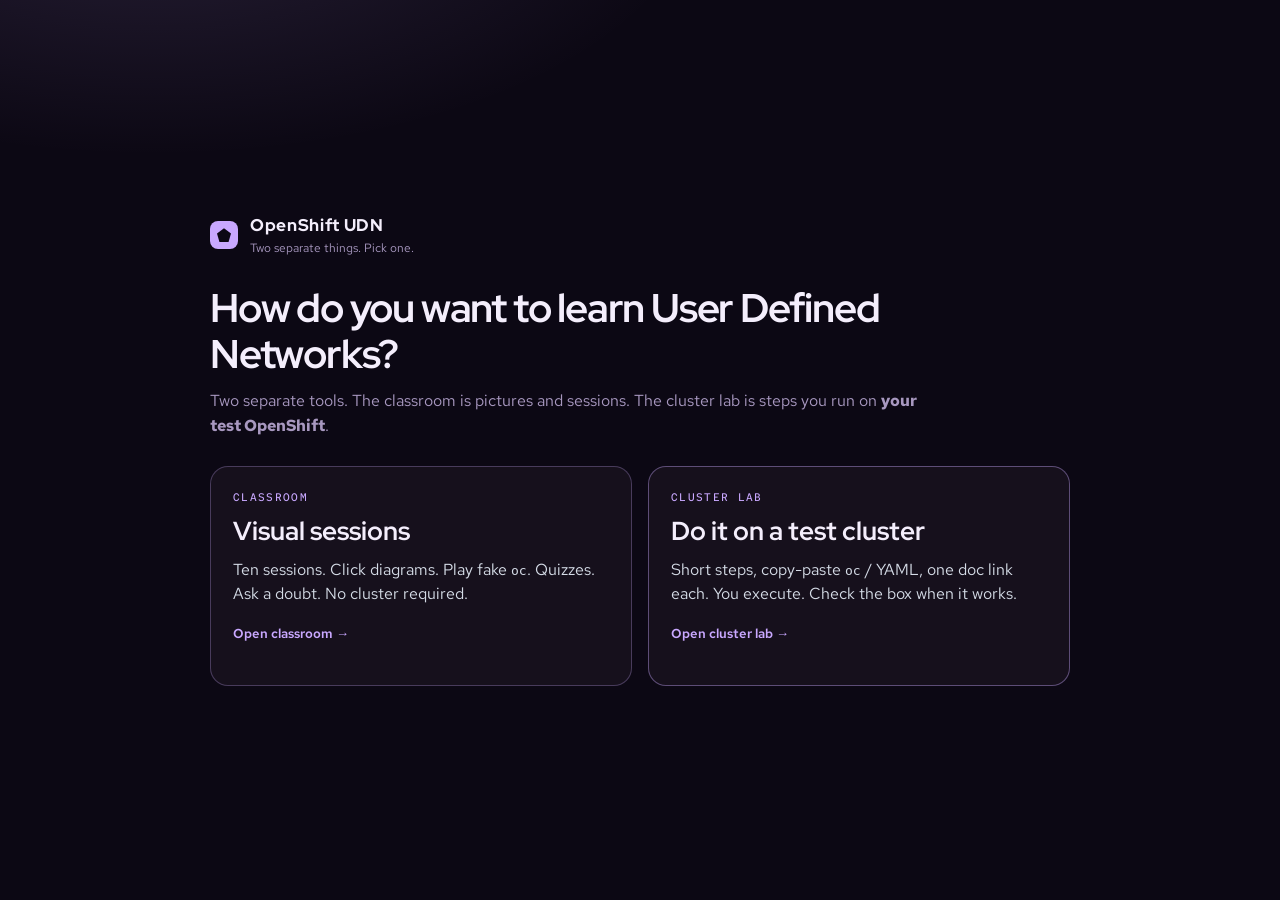
<file: index.html>
<!DOCTYPE html>
<html lang="en">
<head>
  <meta charset="UTF-8" />
  <meta name="viewport" content="width=device-width, initial-scale=1" />
  <title>UDN — Classroom or Cluster</title>
  <link rel="preconnect" href="https://fonts.googleapis.com" />
  <link rel="preconnect" href="https://fonts.gstatic.com" crossorigin />
  <link href="https://fonts.googleapis.com/css2?family=Red+Hat+Display:wght@600;800&family=Red+Hat+Mono:wght@400;500&family=Red+Hat+Text:wght@400;500;600&display=swap" rel="stylesheet" />
  <link rel="stylesheet" href="assets/app.css" />
</head>
<body class="home-page">
  <div class="home">
    <header class="home-brand">
      <span class="mark"></span>
      <div>
        <strong>OpenShift UDN</strong>
        <span>Two separate things. Pick one.</span>
      </div>
    </header>
    <h1>How do you want to learn User Defined Networks?</h1>
    <p class="home-lead">Two separate tools. The classroom is pictures and sessions. The cluster lab is steps you run on <strong>your test OpenShift</strong>.</p>
    <div class="home-grid">
      <a class="home-card" href="classroom.html">
        <p class="kicker">Classroom</p>
        <h2>Visual sessions</h2>
        <p>Ten sessions. Click diagrams. Play fake <code>oc</code>. Quizzes. Ask a doubt. No cluster required.</p>
        <span class="home-go">Open classroom →</span>
      </a>
      <a class="home-card lab" href="lab.html">
        <p class="kicker">Cluster lab</p>
        <h2>Do it on a test cluster</h2>
        <p>Short steps, copy-paste <code>oc</code> / YAML, one doc link each. You execute. Check the box when it works.</p>
        <span class="home-go">Open cluster lab →</span>
      </a>
    </div>
  </div>
</body>
</html>
</file>
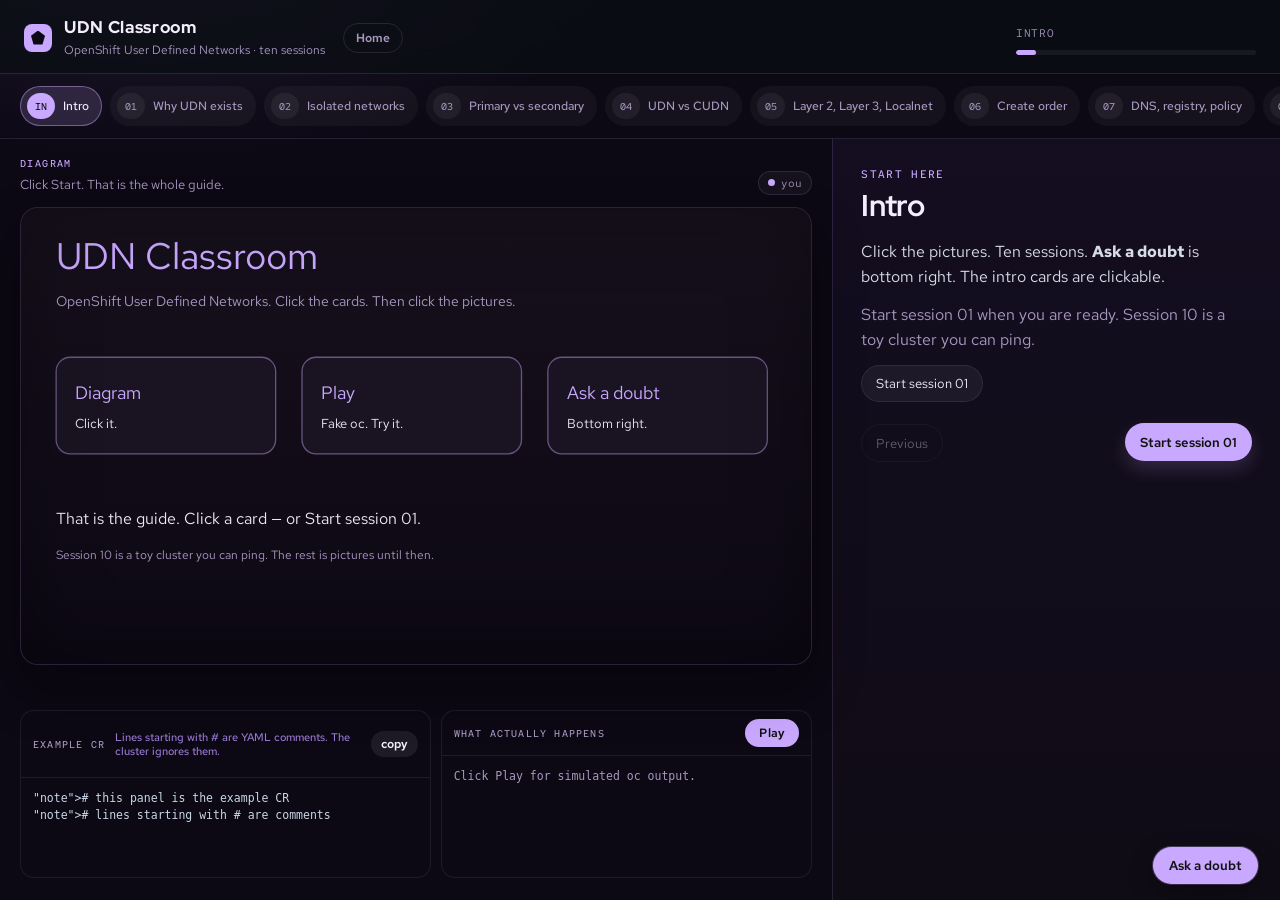
<file: classroom.html>
<!DOCTYPE html>
<html lang="en">
<head>
  <meta charset="UTF-8" />
  <meta name="viewport" content="width=device-width, initial-scale=1" />
  <title>UDN Lab — OpenShift User Defined Networks</title>
  <link rel="preconnect" href="https://fonts.googleapis.com" />
  <link rel="preconnect" href="https://fonts.gstatic.com" crossorigin />
  <link href="https://fonts.googleapis.com/css2?family=Red+Hat+Display:wght@600;800&family=Red+Hat+Mono:wght@400;500&family=Red+Hat+Text:wght@400;500;600&display=swap" rel="stylesheet" />
  <link rel="stylesheet" href="assets/app.css" />
</head>
<body>
  <div class="app">
    <header class="top">
      <div class="top-left">
        <div class="brand">
          <span class="mark"></span>
          <div>
            <strong>UDN Classroom</strong>
            <span>OpenShift User Defined Networks · ten sessions</span>
          </div>
        </div>
        <a class="home-link" href="index.html">Home</a>
      </div>
      <div class="top-meta">
        <span id="progress-label">Session 01 of 10</span>
        <div class="bar"><i id="progress-bar"></i></div>
      </div>
    </header>

    <nav class="sessions" id="session-nav" aria-label="Sessions"></nav>

    <main class="layout">
      <section class="stage-wrap">
        <div class="stage-tools">
          <div>
            <p class="stage-tag">diagram</p>
            <p class="hint" id="stage-hint">Click two pods, then Ping below.</p>
          </div>
          <div class="legend" id="legend"></div>
        </div>
        <div class="stage-frame" id="stage-frame">
          <div class="stage" id="stage" role="img" aria-label="Interactive network diagram"></div>
          <div class="ping-submit" id="ping-submit">
            <div class="ping-bar" id="ping-bar">
              <button type="button" class="ping-btn" id="ping-btn">Ping</button>
              <div id="ping-extras"></div>
            </div>
            <aside class="ping-out" id="ping-out">
              <p class="ping-kicker">result</p>
              <p class="ping-verdict" id="ping-verdict">—</p>
              <p class="ping-detail" id="ping-detail">Select two pods, then Ping.</p>
            </aside>
          </div>
        </div>
        <div class="bench">
          <article class="sheet" id="yaml-card">
            <header>
              <span>example CR</span>
              <p class="hash-hint" id="yaml-hint">Lines starting with # are YAML comments. The cluster ignores them.</p>
              <button type="button" class="tiny" id="copy-yaml">copy</button>
            </header>
            <pre id="yaml-view"><code># example appears here</code></pre>
          </article>
          <article class="sheet term" id="term-card">
            <header>
              <span>what actually happens</span>
              <button type="button" class="play" id="play-demo">Play</button>
            </header>
            <pre id="term-out"><code>Click Play to see simulated oc output.</code></pre>
          </article>
        </div>
      </section>

      <aside class="panel">
        <p class="kicker" id="kicker">Session 01 · Story</p>
        <h1 id="title">Why UDN exists</h1>
        <div class="lesson" id="lesson"></div>
        <div class="controls" id="controls"></div>
        <div class="quiz" id="quiz" hidden></div>
        <div class="pager">
          <button type="button" class="ghost" id="prev">Previous</button>
          <button type="button" class="primary" id="next">Next</button>
        </div>
      </aside>
    </main>
  </div>

  <div class="doubt" id="doubt">
    <button type="button" class="doubt-tab" id="doubt-toggle" aria-expanded="false" aria-controls="doubt-pop">Ask a doubt</button>
    <div class="doubt-pop" id="doubt-pop" hidden>
      <header>
        <div>
          <span>Ask a doubt</span>
          <p id="doubt-session">Session 01</p>
          <p class="doubt-from">Answers from OpenShift 4.22 and OVN-Kubernetes docs</p>
        </div>
        <button type="button" class="doubt-x" id="doubt-close" aria-label="Close">×</button>
      </header>
      <div class="doubt-suggest" id="doubt-suggest"></div>
      <div class="doubt-thread" id="doubt-thread" aria-live="polite"></div>
      <form class="doubt-form" id="doubt-form">
        <input id="doubt-q" type="text" autocomplete="off" placeholder="Type the part that is confusing…" />
        <button type="submit">Ask</button>
      </form>
    </div>
  </div>
  <script src="assets/udn-knowledge.js"></script>
  <script src="assets/app.js"></script>
</body>
</html>
</file>
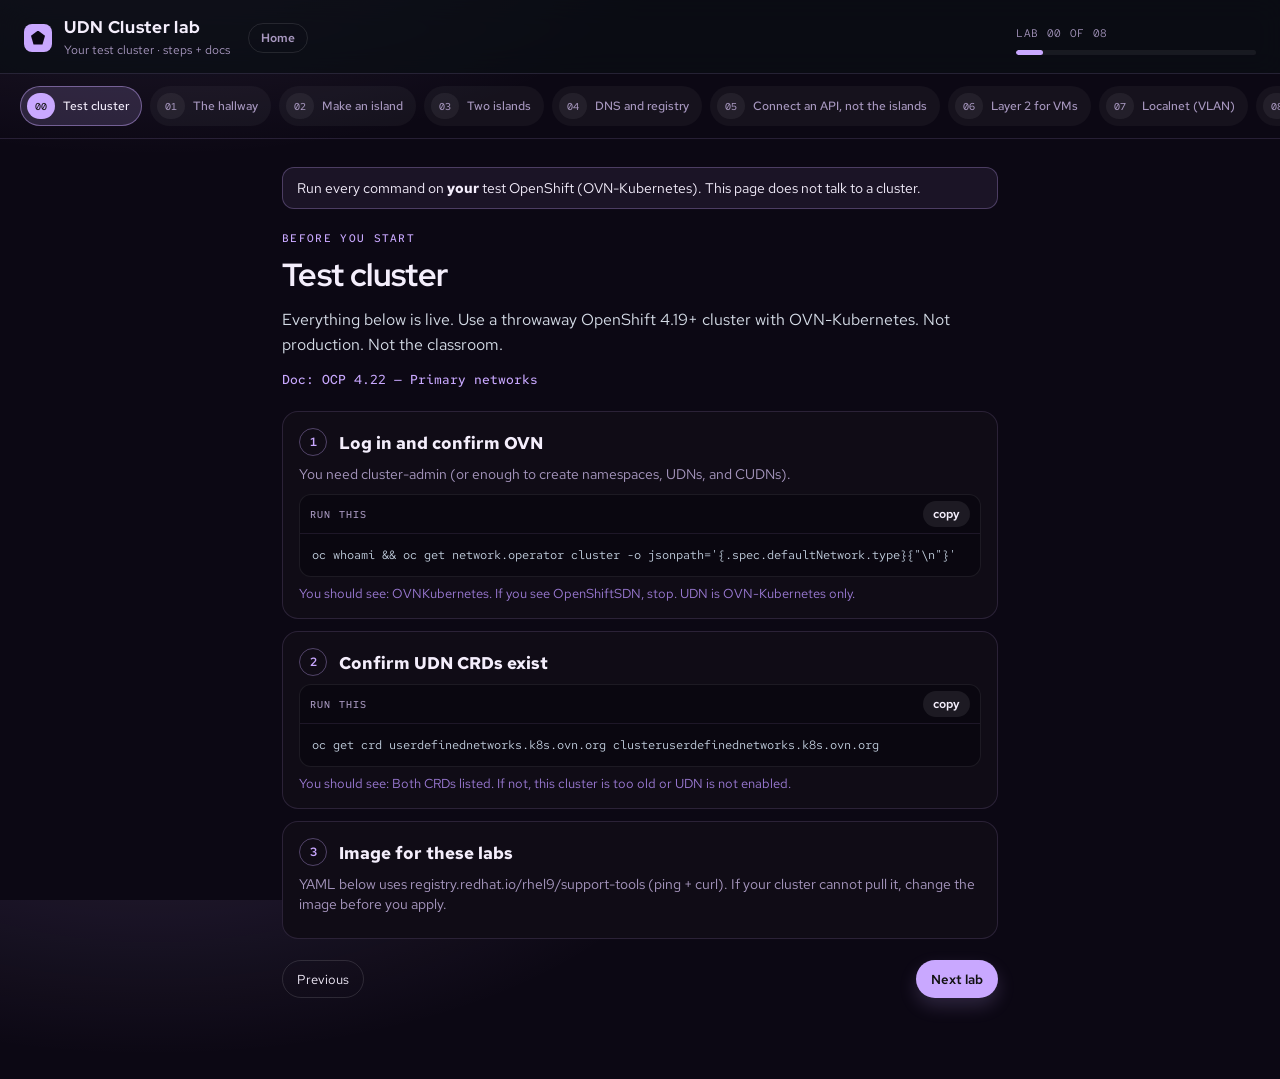
<file: lab.html>
<!DOCTYPE html>
<html lang="en">
<head>
  <meta charset="UTF-8" />
  <meta name="viewport" content="width=device-width, initial-scale=1" />
  <title>UDN Cluster lab</title>
  <link rel="preconnect" href="https://fonts.googleapis.com" />
  <link rel="preconnect" href="https://fonts.gstatic.com" crossorigin />
  <link href="https://fonts.googleapis.com/css2?family=Red+Hat+Display:wght@600;800&family=Red+Hat+Mono:wght@400;500&family=Red+Hat+Text:wght@400;500;600&display=swap" rel="stylesheet" />
  <link rel="stylesheet" href="assets/app.css" />
  <link rel="stylesheet" href="assets/lab.css" />
</head>
<body class="lab-page">
  <div class="app">
    <header class="top">
      <div class="top-left">
        <div class="brand">
          <span class="mark"></span>
          <div>
            <strong>UDN Cluster lab</strong>
            <span>Your test cluster · steps + docs</span>
          </div>
        </div>
        <a class="home-link" href="index.html">Home</a>
      </div>
      <div class="top-meta">
        <span id="progress-label">Lab 00</span>
        <div class="bar"><i id="progress-bar"></i></div>
      </div>
    </header>

    <nav class="sessions" id="task-nav" aria-label="Labs"></nav>

    <main class="guide">
      <p class="banner">Run every command on <strong>your</strong> test OpenShift (OVN-Kubernetes). This page does not talk to a cluster.</p>
      <p class="kicker" id="kicker">Lab 00</p>
      <h1 id="title">Test cluster</h1>
      <p class="why" id="why"></p>
      <p class="doc-line" id="doc-line"></p>
      <div id="steps"></div>
      <div class="pager">
        <button type="button" class="ghost" id="prev">Previous</button>
        <button type="button" class="primary" id="next">Next</button>
      </div>
    </main>
  </div>
  <script src="assets/lab-guide.js"></script>
  <script src="assets/lab.js"></script>
</body>
</html>
</file>
<file: assets/app.css>
:root {
  --bg: #0c0814;
  --bg-2: #140e1c;
  --panel: #100c16;
  --ink: #f4eefc;
  --muted: #a898c0;
  --line: rgba(201, 168, 255, 0.14);
  --lime: #c9a8ff;
  --lime-dim: #9b7ad4;
  --lime-deep: #6b4aa8;
  --font: "Red Hat Text", sans-serif;
  --display: "Red Hat Display", sans-serif;
  --mono: "Red Hat Mono", ui-monospace, monospace;
}

* { box-sizing: border-box; }
html, body { height: 100%; margin: 0; }
body {
  font-family: var(--font);
  color: var(--ink);
  background:
    radial-gradient(1000px 480px at 12% -12%, rgba(201, 168, 255, 0.14), transparent 55%),
    var(--bg);
}

.app {
  min-height: 100%;
  display: flex;
  flex-direction: column;
}

.top {
  display: flex;
  justify-content: space-between;
  align-items: center;
  gap: 16px;
  padding: 16px 24px 14px;
  border-bottom: 1px solid var(--line);
  background: rgba(10, 14, 20, 0.72);
  backdrop-filter: blur(14px);
}
.top-left { display: flex; align-items: center; gap: 18px; flex-wrap: wrap; }
a.home-link {
  font: 600 12px var(--font);
  color: var(--muted);
  text-decoration: none;
  padding: 6px 12px;
  border-radius: 999px;
  border: 1px solid rgba(255, 255, 255, 0.1);
}
a.home-link:hover { color: var(--ink); border-color: rgba(201, 168, 255, 0.4); }
.brand { display: flex; gap: 12px; align-items: center; }
.mark {
  width: 28px;
  height: 28px;
  border-radius: 8px;
  background: var(--lime);
  position: relative;
}
.mark::after {
  content: "";
  position: absolute;
  inset: 7px;
  background: #0c0814;
  clip-path: polygon(50% 0, 100% 38%, 82% 100%, 18% 100%, 0 38%);
}
.brand strong {
  display: block;
  font-family: var(--display);
  font-size: 17px;
  letter-spacing: 0.04em;
  font-weight: 800;
}
.brand span { color: var(--muted); font-size: 12px; }
.top-meta { min-width: 240px; }
.top-meta span {
  font-size: 11px;
  color: var(--muted);
  font-family: var(--mono);
  letter-spacing: 0.06em;
  text-transform: uppercase;
}
.bar {
  height: 5px;
  background: rgba(255, 255, 255, 0.06);
  margin-top: 8px;
  border-radius: 99px;
  overflow: hidden;
}
.bar i {
  display: block;
  height: 100%;
  width: 10%;
  background: var(--lime);
  border-radius: 99px;
  transition: width 0.35s ease;
}

.sessions {
  display: flex;
  gap: 8px;
  padding: 12px 20px;
  overflow-x: auto;
  border-bottom: 1px solid var(--line);
  scrollbar-width: thin;
}
.sessions button {
  display: flex;
  align-items: center;
  gap: 8px;
  border: 1px solid transparent;
  background: rgba(255, 255, 255, 0.04);
  color: var(--muted);
  font: 500 12px var(--font);
  padding: 6px 12px 6px 6px;
  cursor: pointer;
  white-space: nowrap;
  border-radius: 999px;
  transition: background 0.15s ease, color 0.15s ease, border-color 0.15s ease;
}
.sessions button em {
  font-style: normal;
  font-family: var(--mono);
  font-size: 10px;
  width: 28px;
  height: 26px;
  display: grid;
  place-items: center;
  border-radius: 999px;
  background: rgba(255, 255, 255, 0.06);
  color: var(--muted);
}
.sessions button:hover { color: var(--ink); background: rgba(255, 255, 255, 0.08); }
.sessions button.on,
.sessions button.done.on {
  background: rgba(201, 168, 255, 0.16);
  border-color: rgba(201, 168, 255, 0.45);
  color: var(--ink);
}
.sessions button.on em,
.sessions button.done.on em {
  background: var(--lime);
  color: #111;
}
.sessions button.done { color: var(--lime); }
.sessions button.done:not(.on) em {
  background: rgba(201, 168, 255, 0.16);
  color: var(--lime);
}

.layout {
  flex: 1;
  display: grid;
  grid-template-columns: minmax(0, 1.45fr) minmax(340px, 0.78fr);
  min-height: 0;
}

.stage-wrap {
  display: flex;
  flex-direction: column;
  padding: 18px 20px 22px;
}
.stage-tools {
  display: flex;
  justify-content: space-between;
  gap: 12px;
  align-items: flex-end;
  margin-bottom: 12px;
  flex-wrap: wrap;
}
.stage-frame {
  flex: 1;
  min-height: 360px;
  display: flex;
  flex-direction: column;
  gap: 10px;
  min-width: 0;
}
.stage-frame.no-ping .ping-submit { display: none; }
.stage-frame.result-only .ping-bar { display: none; }
.ping-submit {
  display: flex;
  flex-direction: column;
  gap: 8px;
}
.ping-bar {
  display: flex;
  align-items: center;
  gap: 10px;
  flex-wrap: wrap;
}
#ping-extras { display: flex; gap: 8px; flex-wrap: wrap; }
.ping-btn {
  font: 700 16px var(--font);
  cursor: pointer;
  border: 0;
  padding: 12px 28px;
  border-radius: 999px;
  background: var(--lime);
  color: #111;
  box-shadow: 0 8px 18px rgba(201, 168, 255, 0.22);
}
.ping-btn:hover { transform: translateY(-1px); }
.ping-btn[hidden] { display: none; }
.ping-out {
  background: #100c16;
  border: 1px solid var(--line);
  border-radius: 14px;
  padding: 14px 16px;
  display: flex;
  flex-direction: column;
  gap: 6px;
}
.ping-kicker {
  margin: 0;
  font: 500 10px var(--mono);
  letter-spacing: 0.14em;
  text-transform: uppercase;
  color: var(--lime);
}
.ping-verdict {
  margin: 0;
  font: 800 22px var(--display);
  letter-spacing: -0.03em;
  line-height: 1.1;
  color: var(--ink);
}
.ping-out.ok { border-color: rgba(201, 168, 255, 0.55); }
.ping-out.ok .ping-verdict { color: var(--lime); }
.ping-out.bad { border-color: rgba(155, 122, 212, 0.7); }
.ping-out.bad .ping-verdict { color: #c4b0e8; }
.ping-detail {
  margin: 0;
  color: var(--muted);
  font-size: 13px;
  line-height: 1.5;
}
.hint {
  margin: 0;
  color: var(--muted);
  font-size: 13px;
  max-width: 42ch;
  line-height: 1.45;
}
.stage-tag {
  margin: 0 0 6px;
  font: 500 10px var(--mono);
  letter-spacing: 0.14em;
  text-transform: uppercase;
  color: var(--lime);
}
.legend {
  display: flex;
  flex-wrap: wrap;
  gap: 8px;
  justify-content: flex-end;
}
.legend span {
  display: inline-flex;
  align-items: center;
  gap: 6px;
  font-size: 11px;
  color: var(--muted);
  font-family: var(--mono);
  background: rgba(255, 255, 255, 0.04);
  border: 1px solid var(--line);
  border-radius: 999px;
  padding: 4px 9px;
}
.legend b {
  display: inline-block;
  width: 7px;
  height: 7px;
  border-radius: 99px;
}

.stage {
  min-height: 360px;
  min-width: 0;
  background: #100c16;
  border: 1px solid var(--line);
  border-radius: 18px;
  position: relative;
  overflow: hidden;
  box-shadow:
    0 0 0 1px rgba(255, 255, 255, 0.03) inset,
    0 24px 50px rgba(0, 0, 0, 0.35);
  animation: stageIn 0.45s ease;
}
@keyframes stageIn {
  from { opacity: 0; transform: translateY(8px); }
  to { opacity: 1; transform: none; }
}
.stage::after {
  content: "";
  pointer-events: none;
  position: absolute;
  inset: 0;
  border-radius: inherit;
  box-shadow: inset 0 0 80px rgba(0, 0, 0, 0.28);
}
.stage svg { width: 100%; height: 100%; display: block; }
.pod-bob { animation: bob 2.6s ease-in-out infinite; transform-box: fill-box; transform-origin: center; }
.pod:nth-child(odd) .pod-bob { animation-delay: -0.8s; }
@keyframes bob {
  0%, 100% { transform: translateY(0); }
  50% { transform: translateY(-5px); }
}
.flow-line {
  stroke-dasharray: 7 9;
  animation: dash 1.1s linear infinite;
}
@keyframes dash { to { stroke-dashoffset: -32; } }
.wave { animation: wave 4s ease-in-out infinite; }
@keyframes wave {
  0%, 100% { opacity: 0.35; }
  50% { opacity: 0.8; }
}

.bench {
  display: grid;
  grid-template-columns: 1.05fr 0.95fr;
  gap: 10px;
  margin-top: 12px;
}
.sheet {
  background: #0c0814;
  border: 1px solid rgba(255, 255, 255, 0.08);
  border-radius: 14px;
  overflow: hidden;
  min-height: 168px;
  display: flex;
  flex-direction: column;
}
.sheet header {
  display: flex;
  justify-content: space-between;
  align-items: center;
  gap: 10px;
  padding: 8px 12px;
  border-bottom: 1px solid rgba(201, 168, 255, 0.1);
  font: 500 10px var(--mono);
  letter-spacing: 0.12em;
  text-transform: uppercase;
  color: var(--muted);
}
.hash-hint {
  flex: 1;
  text-transform: none;
  letter-spacing: 0;
  font-size: 11px;
  color: var(--lime-dim);
  font-family: var(--font);
}
.sheet pre {
  margin: 0;
  padding: 12px;
  overflow: auto;
  max-height: 190px;
  font: 11.5px/1.5 var(--mono);
  color: #c9d6e6;
}
.sheet .k { color: var(--lime); }
.sheet .v { color: var(--ink); }
.sheet .note { color: var(--lime-dim); font-style: italic; }
button.tiny, button.play {
  font-family: var(--font);
  cursor: pointer;
  border: 0;
  border-radius: 999px;
  padding: 5px 10px;
  font-size: 12px;
  font-weight: 600;
}
button.tiny { background: rgba(255,255,255,0.08); color: var(--ink); }
button.play {
  background: #c9a8ff;
  color: #111;
  padding: 6px 14px;
  letter-spacing: 0.02em;
  animation: playPulse 2s ease-in-out infinite;
}
@keyframes playPulse {
  0%, 100% { box-shadow: 0 0 0 0 rgba(201, 168, 255, 0.35); }
  50% { box-shadow: 0 0 0 7px rgba(201, 168, 255, 0); }
}
.term.running { border-color: rgba(201, 168, 255, 0.4); }
.term-line { opacity: 0; transform: translateY(4px); animation: lineIn 0.28s ease forwards; }
.term-line.cmd { color: var(--lime); }
.term-line.ok { color: var(--lime-dim); }
.term-line.err { color: var(--lime-deep); }
.term-line.dim { color: var(--muted); }
@keyframes lineIn { to { opacity: 1; transform: none; } }

.sticker {
  display: inline-block;
  font: 600 10px var(--mono);
  letter-spacing: 0.06em;
  text-transform: uppercase;
  padding: 3px 8px;
  border-radius: 999px;
  margin-right: 6px;
  vertical-align: middle;
}
.sticker.hot { background: var(--lime); color: #111; }
.sticker.trap { background: rgba(201, 168, 255, 0.12); color: var(--lime-dim); }
.sticker.vibe { background: rgba(201, 168, 255, 0.08); color: var(--lime); }

.panel { scrollbar-width: thin; }
.lesson { animation: stageIn 0.4s ease; }

@media (max-width: 980px) {
  .layout { grid-template-columns: 1fr; }
  .panel { border-left: 0; border-top: 1px solid var(--line); }
  .stage, .stage-frame { min-height: 320px; }
  .bench { grid-template-columns: 1fr; }
}

.panel {
  padding: 28px 28px 96px;
  background: linear-gradient(180deg, rgba(20, 14, 32, 0.96), var(--panel));
  border-left: 1px solid var(--line);
  overflow: auto;
}
.kicker {
  margin: 0 0 8px;
  color: var(--lime);
  font: 500 11px var(--mono);
  letter-spacing: 0.12em;
  text-transform: uppercase;
}
.panel h1 {
  font-family: var(--display);
  font-size: 30px;
  margin: 0 0 16px;
  line-height: 1.12;
  letter-spacing: -0.02em;
}
.lesson p { margin: 0 0 12px; color: #d5dce7; line-height: 1.6; }
.lesson p.dim { color: var(--muted); }
.lesson a { color: var(--lime); text-decoration: none; font-weight: 600; }
.lesson a:hover { text-decoration: underline; }
.lesson h3.howto-h {
  margin: 4px 0 8px;
  font: 600 11px var(--mono);
  letter-spacing: 0.1em;
  text-transform: uppercase;
  color: var(--lime);
}
.lesson .docs {
  display: flex;
  flex-wrap: wrap;
  gap: 6px 8px;
  margin: 0 0 14px;
}
.lesson .docs a {
  font: 500 11px var(--mono);
  font-weight: 500;
  color: var(--lime);
  text-decoration: none;
  border: 1px solid rgba(201, 168, 255, 0.28);
  border-radius: 999px;
  padding: 3px 9px;
}
.lesson .docs a:hover {
  background: rgba(201, 168, 255, 0.12);
  text-decoration: none;
}
.lesson ol.howto {
  margin: 0 0 14px;
  padding-left: 18px;
  color: #d5dce7;
  line-height: 1.5;
}
.lesson ol.howto li { margin: 0 0 9px; }
.lesson ol.howto code {
  font-family: var(--mono);
  font-size: 0.88em;
  color: var(--lime);
}
.lesson ul { margin: 0 0 14px; padding-left: 18px; color: #d5dce7; line-height: 1.55; }
.lesson .compare {
  display: grid;
  grid-template-columns: 1fr;
  gap: 8px;
  margin: 0 0 14px;
}
.lesson .compare article {
  background: rgba(201, 168, 255, 0.05);
  border: 1px solid rgba(201, 168, 255, 0.16);
  border-radius: 12px;
  padding: 12px 14px 8px;
}
.lesson .compare h4 {
  margin: 0 0 8px;
  color: var(--lime);
  font: 600 13px var(--mono);
  letter-spacing: 0.06em;
  text-transform: uppercase;
}
.lesson .compare p { margin: 0 0 8px; font-size: 14px; }
@media (min-width: 1100px) {
  .lesson .compare { grid-template-columns: 1fr 1fr 1fr; }
}
.lesson code, .log code {
  font-family: var(--mono);
  font-size: 0.9em;
  color: var(--lime);
  background: rgba(201, 168, 255, 0.1);
  padding: 1px 6px;
  border-radius: 5px;
}

.controls { display: flex; flex-wrap: wrap; gap: 8px; margin: 10px 0 18px; }
button.primary, button.ghost, button.chip {
  font-family: var(--font);
  cursor: pointer;
  border: 1px solid transparent;
  padding: 9px 14px;
  border-radius: 999px;
  transition: transform 0.12s ease, background 0.15s ease, border-color 0.15s ease;
}
button.primary, button.ghost, button.chip:hover { transform: translateY(-1px); }
button.primary {
  background: var(--lime);
  color: #111;
  font-weight: 600;
  box-shadow: 0 8px 18px rgba(201, 168, 255, 0.18);
}
button.ghost {
  background: transparent;
  color: var(--ink);
  border-color: rgba(255, 255, 255, 0.12);
}
button.chip {
  background: rgba(255, 255, 255, 0.05);
  color: var(--ink);
  border-color: rgba(255, 255, 255, 0.08);
  font-size: 13px;
}
button.chip:hover, button.ghost:hover { border-color: rgba(255, 255, 255, 0.22); }
button.chip.active { border-color: var(--lime); color: var(--lime); }
button:disabled { opacity: 0.35; cursor: not-allowed; transform: none; }

.log {
  background: #0a0814;
  border: 1px solid rgba(201, 168, 255, 0.18);
  border-radius: 12px;
  padding: 12px 14px;
  font: 12px/1.55 var(--mono);
  color: var(--lime);
  min-height: 52px;
  margin-bottom: 16px;
  white-space: pre-wrap;
}

.quiz {
  border: 1px solid var(--line);
  padding: 14px;
  margin-bottom: 18px;
  background: rgba(255, 255, 255, 0.03);
  border-radius: 14px;
}
.quiz h3 { margin: 0 0 8px; font-size: 13px; letter-spacing: 0.04em; text-transform: uppercase; color: var(--muted); font-weight: 600; }
.quiz p { margin: 0 0 10px; color: #d5dce7; font-size: 14px; }
.quiz label {
  display: block;
  border: 1px solid var(--line);
  padding: 10px 12px;
  margin-bottom: 7px;
  cursor: pointer;
  font-size: 14px;
  border-radius: 10px;
  background: rgba(255, 255, 255, 0.02);
  transition: border-color 0.15s ease, background 0.15s ease;
}
.quiz label:hover { border-color: rgba(255, 255, 255, 0.2); }
.quiz label.ok { border-color: var(--lime); background: rgba(201, 168, 255, 0.1); }
.quiz label.bad { border-color: var(--lime-deep); background: rgba(90, 122, 34, 0.2); }
.feedback { font-size: 13px; margin-top: 8px; color: var(--muted); }

.pager { display: flex; justify-content: space-between; gap: 8px; padding-top: 4px; }

.stage.shake { animation: shakeX 0.4s ease; }
@keyframes shakeX {
  0%, 100% { transform: translateX(0); }
  25% { transform: translateX(-7px); }
  75% { transform: translateX(7px); }
}
.clickable { cursor: pointer; }
.clickable:hover { filter: brightness(1.12); }
.stamp-svg { animation: stampIn 0.35s ease; transform-box: fill-box; transform-origin: center; }
@keyframes stampIn {
  from { opacity: 0; transform: scale(1.45) rotate(-18deg); }
  to { opacity: 1; transform: scale(1) rotate(-12deg); }
}

@media (max-width: 980px) {
  .layout { grid-template-columns: 1fr; }
}

.doubt {
  position: fixed;
  right: 22px;
  bottom: 16px;
  z-index: 50;
  width: min(420px, calc(100vw - 28px));
  display: flex;
  flex-direction: column;
  align-items: flex-end;
  gap: 8px;
}
.doubt-tab {
  font-family: var(--font);
  font-weight: 600;
  font-size: 13px;
  cursor: pointer;
  border: 0;
  border-radius: 999px;
  padding: 10px 16px;
  background: var(--lime);
  color: #111;
  box-shadow: 0 10px 24px rgba(0, 0, 0, 0.35), 0 0 0 1px rgba(201, 168, 255, 0.3);
}
.doubt.open .doubt-tab { display: none; }
.doubt-pop {
  width: 100%;
  max-height: min(460px, 62vh);
  display: flex;
  flex-direction: column;
  background: #100c16;
  border: 1px solid rgba(201, 168, 255, 0.28);
  border-radius: 16px;
  box-shadow: 0 18px 40px rgba(0, 0, 0, 0.45);
  overflow: hidden;
}
.doubt-pop[hidden] { display: none; }
.doubt-pop header {
  display: flex;
  justify-content: space-between;
  align-items: flex-start;
  gap: 10px;
  padding: 12px 14px 10px;
  border-bottom: 1px solid var(--line);
}
.doubt-pop header span {
  display: block;
  font: 600 11px var(--mono);
  letter-spacing: 0.1em;
  text-transform: uppercase;
  color: var(--lime);
}
.doubt-pop header p {
  margin: 4px 0 0;
  font-size: 13px;
  color: var(--ink);
  line-height: 1.35;
}
.doubt-from {
  color: var(--muted) !important;
  font-size: 11px !important;
  font-family: var(--mono);
}
.doubt-msg a.src {
  display: block;
  margin-top: 8px;
  color: var(--lime);
  font: 500 11px var(--mono);
  text-decoration: none;
  word-break: break-word;
}
.doubt-msg a.src:hover { text-decoration: underline; }
.doubt-x {
  border: 0;
  background: rgba(255, 255, 255, 0.06);
  color: var(--ink);
  width: 28px;
  height: 28px;
  border-radius: 8px;
  cursor: pointer;
  font-size: 18px;
  line-height: 1;
}
.doubt-suggest {
  display: flex;
  flex-wrap: wrap;
  gap: 6px;
  padding: 10px 12px 0;
}
.doubt-suggest button {
  font: 500 12px var(--font);
  color: var(--ink);
  background: rgba(201, 168, 255, 0.08);
  border: 1px solid rgba(201, 168, 255, 0.2);
  border-radius: 999px;
  padding: 5px 10px;
  cursor: pointer;
}
.doubt-suggest button:hover { border-color: var(--lime); color: var(--lime); }
.doubt-thread {
  flex: 1;
  min-height: 120px;
  max-height: 240px;
  overflow: auto;
  padding: 10px 12px 8px;
  display: flex;
  flex-direction: column;
  gap: 8px;
}
.doubt-msg {
  max-width: 94%;
  padding: 8px 10px;
  border-radius: 12px;
  font-size: 13px;
  line-height: 1.5;
  white-space: pre-wrap;
}
.doubt-msg.you {
  align-self: flex-end;
  background: rgba(201, 168, 255, 0.14);
  color: var(--ink);
}
.doubt-msg.te {
  align-self: flex-start;
  background: rgba(255, 255, 255, 0.04);
  border: 1px solid var(--line);
  color: #d5dce7;
}
.doubt-msg .jump {
  display: inline-block;
  margin-top: 8px;
  font: 600 12px var(--font);
  color: #111;
  background: var(--lime);
  border: 0;
  border-radius: 999px;
  padding: 4px 10px;
  cursor: pointer;
}
.doubt-form {
  display: flex;
  gap: 8px;
  padding: 10px 12px 12px;
  border-top: 1px solid var(--line);
}
.doubt-form input {
  flex: 1;
  min-width: 0;
  background: #0c0814;
  border: 1px solid rgba(255, 255, 255, 0.12);
  border-radius: 10px;
  color: var(--ink);
  font: 14px var(--font);
  padding: 8px 10px;
}
.doubt-form input:focus {
  outline: none;
  border-color: rgba(201, 168, 255, 0.55);
}
.doubt-form button {
  font: 600 13px var(--font);
  border: 0;
  border-radius: 10px;
  padding: 8px 12px;
  background: var(--lime);
  color: #111;
  cursor: pointer;
}

.home-page {
  min-height: 100%;
  display: grid;
  place-items: center;
  padding: 32px 20px;
}
.home { width: min(860px, 100%); }
.home-brand {
  display: flex;
  gap: 12px;
  align-items: center;
  margin-bottom: 28px;
}
.home-brand strong {
  display: block;
  font-family: var(--display);
  font-size: 17px;
  letter-spacing: 0.04em;
  font-weight: 800;
}
.home-brand span { color: var(--muted); font-size: 12px; }
.home h1 {
  font-family: var(--display);
  font-size: clamp(28px, 4vw, 40px);
  margin: 0 0 12px;
  letter-spacing: -0.03em;
  line-height: 1.15;
}
.home-lead {
  color: var(--muted);
  font-size: 16px;
  line-height: 1.55;
  max-width: 46rem;
  margin: 0 0 28px;
}
.home-lead code { font-family: var(--mono); color: var(--lime); }
.home-grid {
  display: grid;
  grid-template-columns: 1fr 1fr;
  gap: 16px;
}
a.home-card,
a.home-card:link,
a.home-card:visited,
a.home-card:hover,
a.home-card:active {
  display: block;
  text-decoration: none;
  color: var(--ink);
  background: #16101c;
  border: 1px solid rgba(201, 168, 255, 0.28);
  border-radius: 18px;
  padding: 22px 22px 20px;
  min-height: 220px;
  transition: border-color 0.15s ease, transform 0.12s ease;
}
a.home-card:hover {
  border-color: rgba(201, 168, 255, 0.6);
  transform: translateY(-2px);
}
a.home-card.lab { border-color: rgba(201, 168, 255, 0.4); }
a.home-card h2 {
  font-family: var(--display);
  margin: 0 0 10px;
  font-size: 26px;
  color: var(--ink);
  text-decoration: none;
}
a.home-card p {
  margin: 0 0 16px;
  color: #d5dce7;
  line-height: 1.5;
  text-decoration: none;
}
a.home-card .kicker {
  margin-bottom: 8px;
  color: var(--lime);
  text-decoration: none;
}
a.home-card .home-go {
  font: 600 13px var(--font);
  color: var(--lime);
  text-decoration: none;
}
@media (max-width: 720px) {
  .home-grid { grid-template-columns: 1fr; }
}
</file>
<file: assets/lab.css>
.lab-page .app { min-height: 100%; }
.guide {
  max-width: 760px;
  margin: 0 auto;
  padding: 28px 22px 80px;
}
.banner {
  margin: 0 0 22px;
  padding: 10px 14px;
  border: 1px solid rgba(201, 168, 255, 0.28);
  border-radius: 12px;
  background: rgba(201, 168, 255, 0.08);
  color: var(--ink);
  font-size: 14px;
  line-height: 1.45;
}
.guide h1 {
  font-family: var(--display);
  font-size: 32px;
  margin: 0 0 12px;
  letter-spacing: -0.02em;
}
.why {
  margin: 0 0 10px;
  color: #d5dce7;
  line-height: 1.55;
  font-size: 16px;
}
.doc-line { margin: 0 0 22px; }
.doc-line a {
  color: var(--lime);
  font: 500 13px var(--mono);
  text-decoration: none;
}
.doc-line a:hover { text-decoration: underline; }

.step {
  border: 1px solid var(--line);
  border-radius: 16px;
  padding: 16px 16px 14px;
  margin-bottom: 12px;
  background: #100c16;
}
.step.done { border-color: rgba(201, 168, 255, 0.4); }
.step header {
  display: flex;
  gap: 12px;
  align-items: flex-start;
  margin-bottom: 8px;
}
.step h2 {
  margin: 0;
  font-size: 17px;
  line-height: 1.35;
  padding-top: 4px;
}
.tick {
  flex: none;
  width: 28px;
  height: 28px;
  border-radius: 999px;
  border: 1px solid rgba(201, 168, 255, 0.35);
  background: transparent;
  color: var(--lime);
  font: 600 12px var(--mono);
  cursor: pointer;
}
.step.done .tick {
  background: var(--lime);
  color: #111;
  border-color: var(--lime);
}
.do {
  margin: 0 0 10px;
  color: var(--muted);
  font-size: 14px;
  line-height: 1.45;
}
.block {
  border: 1px solid rgba(255, 255, 255, 0.08);
  border-radius: 12px;
  overflow: hidden;
  background: #0a0710;
  margin-bottom: 8px;
}
.block-bar {
  display: flex;
  justify-content: space-between;
  align-items: center;
  padding: 6px 10px;
  border-bottom: 1px solid rgba(201, 168, 255, 0.1);
  font: 500 10px var(--mono);
  letter-spacing: 0.12em;
  text-transform: uppercase;
  color: var(--muted);
}
.block pre {
  margin: 0;
  padding: 12px;
  overflow: auto;
  font: 12px/1.5 var(--mono);
  color: #c9d6e6;
  white-space: pre-wrap;
}
.apply-hint {
  margin: 0 0 8px;
  font-size: 12px;
  color: var(--muted);
}
.apply-hint code { font-family: var(--mono); color: var(--lime); }
.expect {
  margin: 0;
  font-size: 13px;
  color: var(--lime-dim);
  line-height: 1.45;
}
.guide .pager { margin-top: 18px; }
</file>
